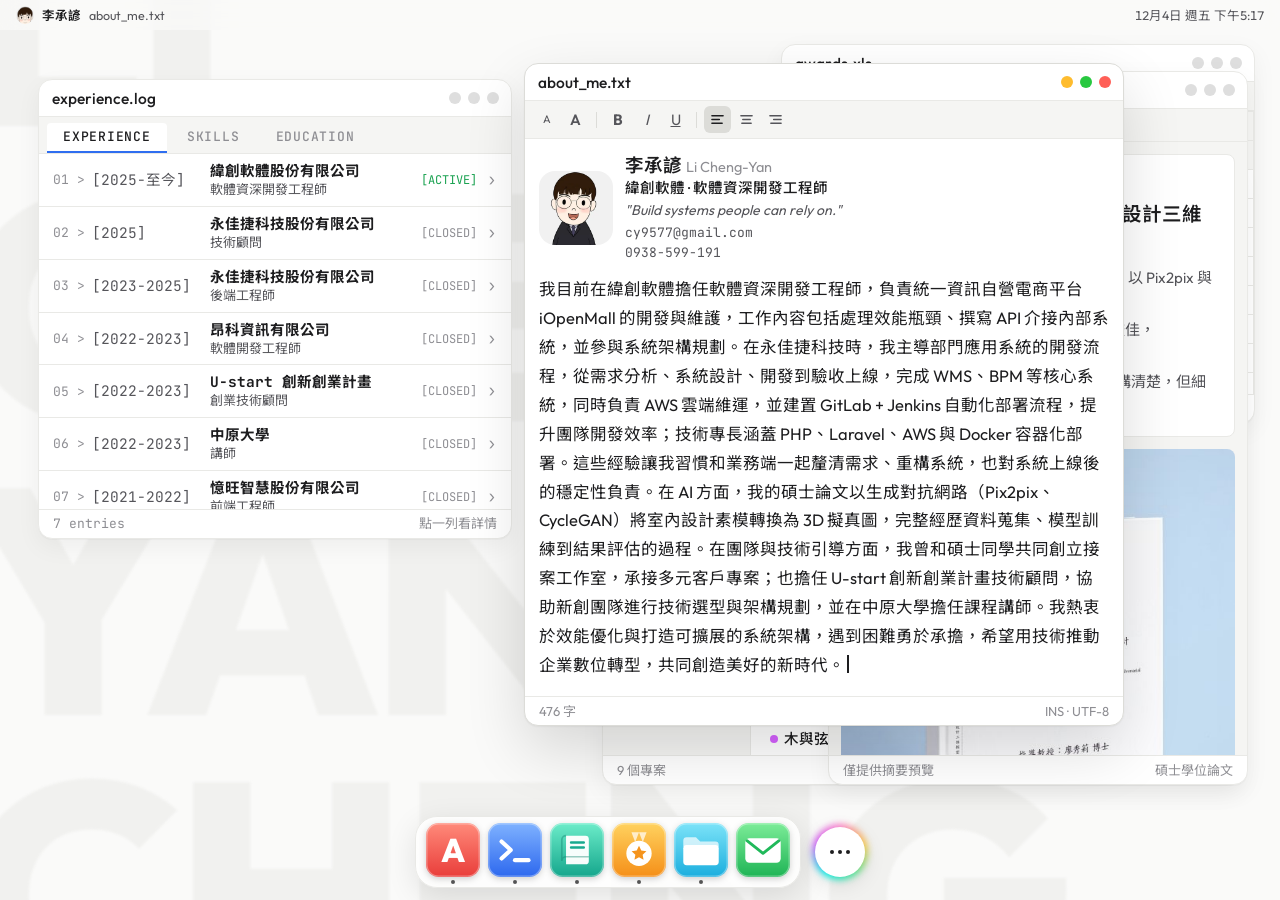
<file: index.html>
<!doctype html>
<html lang="zh-Hant">
<head>
  <meta charset="utf-8">
  <meta name="viewport" content="width=device-width, initial-scale=1, viewport-fit=cover">
  <title>李承諺 Li Cheng-Yan</title>
  <meta name="description" content="李承諺的個人網站：工作經歷、碩士論文、獎項與作品集。">
  <meta name="theme-color" content="#fafaf9">
  <link rel="icon" href="assets/favicon.png" type="image/png">
  <link rel="preconnect" href="https://fonts.googleapis.com">
  <link rel="preconnect" href="https://fonts.gstatic.com" crossorigin>
  <style>html { background: #0f0f11; }</style>
  <link rel="stylesheet" href="css/style.css">
  <link rel="stylesheet" href="css/projects.css">
  <link id="fontCss" rel="stylesheet" media="print" onload="this.media='all'" href="https://fonts.googleapis.com/css2?family=JetBrains+Mono:wght@400;500;700&family=Noto+Sans+TC:wght@400;500;700&family=Outfit:wght@400;500;600;800&display=swap">
  <noscript><style>.boot { display: none; }</style></noscript>
</head>
<body>
  <div id="boot" class="boot" role="progressbar" aria-label="網站載入中" aria-valuemin="0" aria-valuemax="100" aria-valuenow="0">
    <div class="boot-inner">
      <div class="boot-mark" aria-hidden="true"></div>
      <div class="boot-bar" aria-hidden="true"><div class="boot-bar-fill"></div></div>
    </div>
  </div>
  <script src="js/data.js"></script>
  <script src="js/boot.js"></script>

  <h1 class="sr-only">李承諺 Li Cheng-Yan 個人網站</h1>

  <div class="wallpaper" aria-hidden="true">
    <span>LI</span><span>CHENG</span><span>YAN</span><span>LI</span><span>CHENG</span>
  </div>

  <canvas id="ink" class="ink" aria-hidden="true"></canvas>

  <header class="menubar">
    <div class="menubar-left">
      <img src="assets/favicon.png" alt="" width="18" height="18">
      <strong>李承諺</strong>
      <span id="activeTitle" class="menubar-active"></span>
    </div>
    <time id="clock" class="menubar-clock"></time>
  </header>

  <main id="desktop" class="desktop">
    <div id="desktopHit" class="desktop-hit"></div>
  </main>

  <footer class="dock-wrap">
    <nav id="dock" class="dock" aria-label="應用程式"></nav>
    <div class="orb-wrap">
      <button id="orb" class="orb" type="button" aria-label="更多選項" aria-expanded="false" aria-haspopup="true"><span></span><span></span><span></span></button>
      <div id="orbMenu" class="orb-menu" hidden></div>
    </div>
  </footer>

  <noscript>
    <div class="noscript">
      <h2>李承諺 Li Cheng-Yan</h2>
      <p>這個網站需要 JavaScript 才能開啟視窗。也可以直接聯絡我：<a href="mailto:cy9577@gmail.com">cy9577@gmail.com</a>、<a href="https://github.com/10994015">GitHub</a>。</p>
    </div>
  </noscript>

  <script src="js/projects.js"></script>
  <script src="js/app.js"></script>
  <script src="js/ink.js"></script>
</body>
</html>
</file>
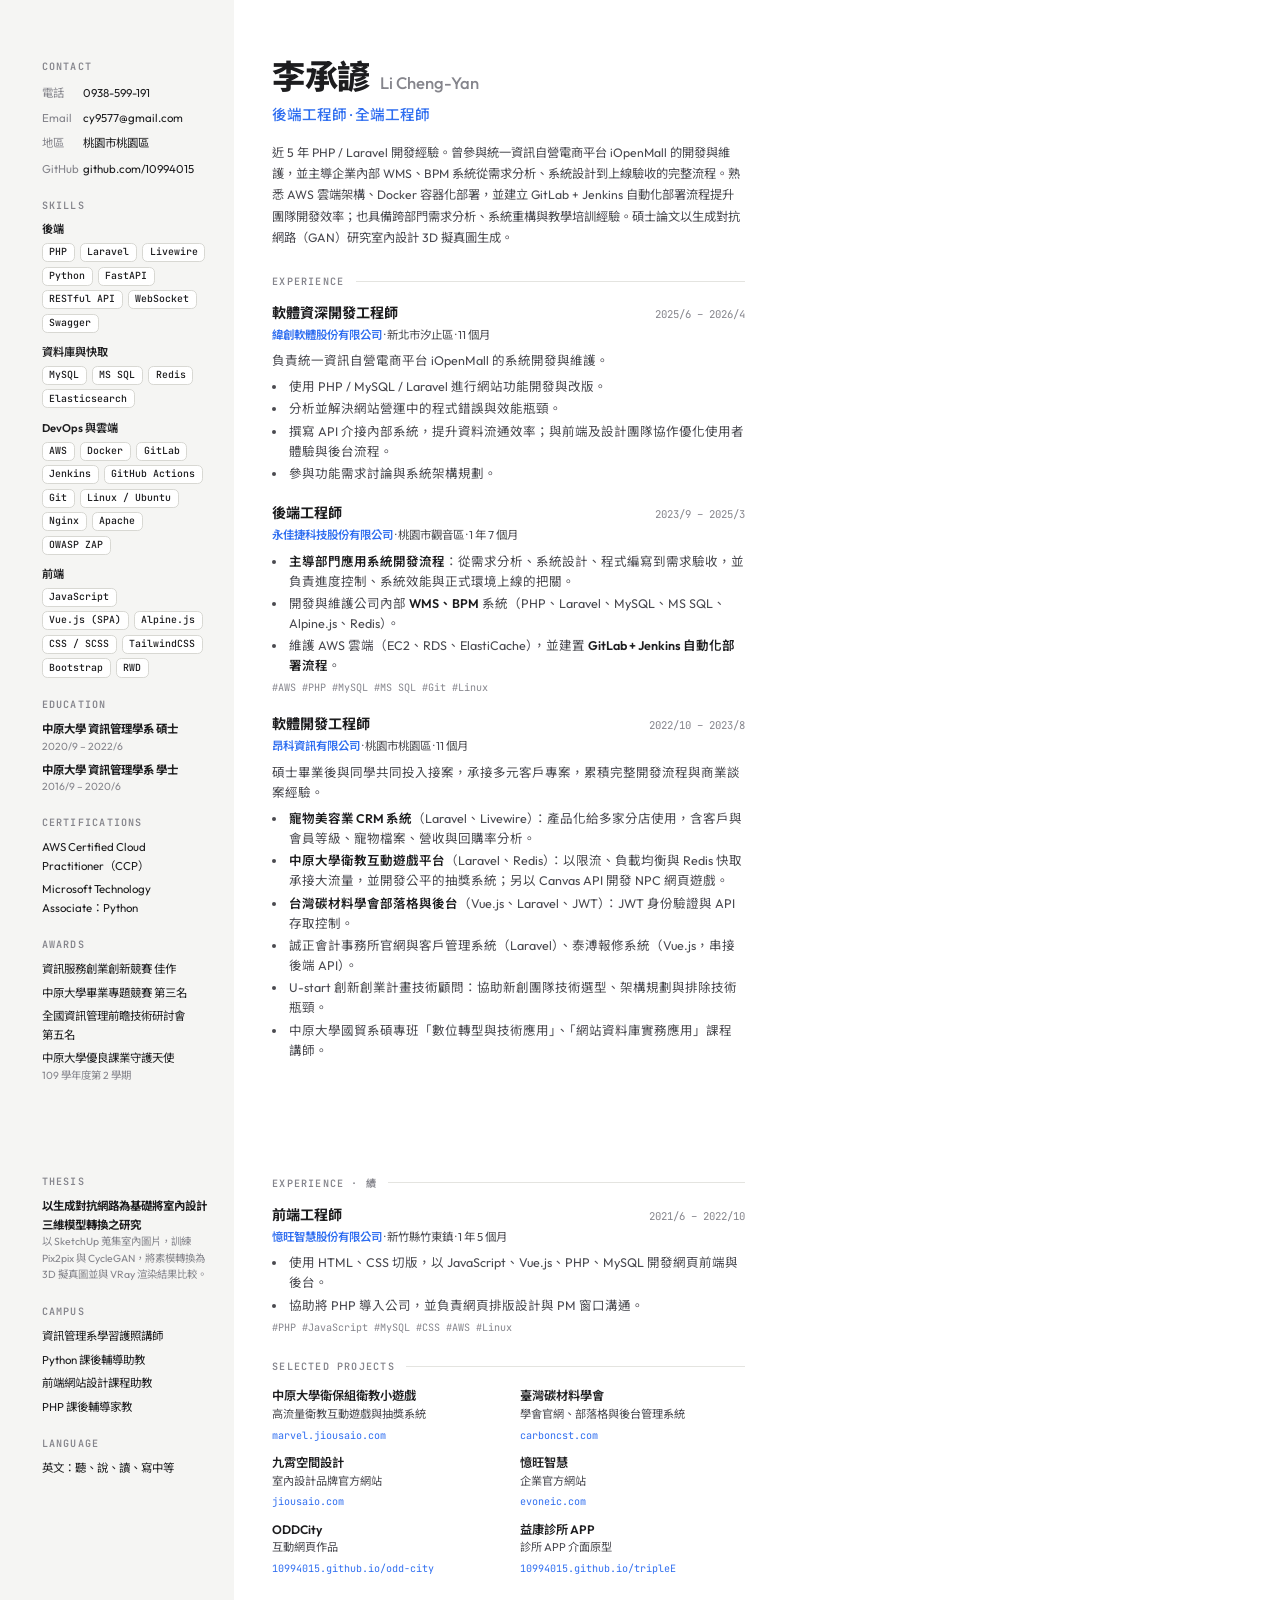
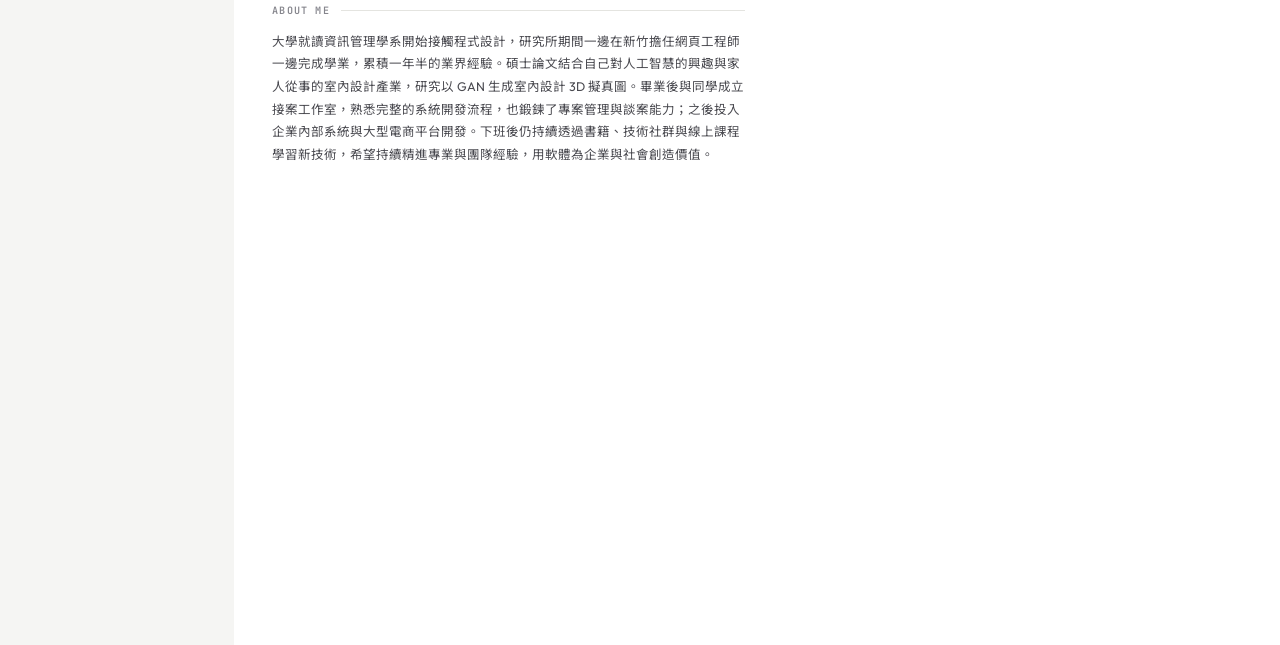
<file: cv/cv.html>
<!doctype html>
<html lang="zh-Hant">
<head>
<meta charset="utf-8">
<title>李承諺 Li Cheng-Yan — CV</title>
<link rel="stylesheet" href="https://fonts.googleapis.com/css2?family=JetBrains+Mono:wght@400;500&family=Noto+Sans+TC:wght@400;500;700&family=Outfit:wght@400;500;600;800&display=swap">
<style>
  @page { size: A4; margin: 0; }
  :root {
    --ink: #1d1d1f; --ink-2: #4a4a50; --ink-3: #85858c; --line: #e4e4e0;
    --accent: #2f6ef0; --side: #f5f5f3;
    --sans: 'Outfit', 'Noto Sans TC', sans-serif; --mono: 'JetBrains Mono', 'Noto Sans TC', monospace;
  }
  * { box-sizing: border-box; }
  html, body { margin: 0; background: #fff; color: var(--ink); font: 400 9.4pt/1.6 var(--sans); -webkit-print-color-adjust: exact; print-color-adjust: exact; }
  h1, h2, h3, p, ul { margin: 0; }
  a { color: inherit; text-decoration: none; }
  .page { width: 210mm; min-height: 297mm; display: grid; grid-template-columns: 62mm 1fr; }
  .page + .page { break-before: page; }

  /* sidebar */
  aside { background: var(--side); padding: 16mm 7mm 8mm 11mm; }
  .page:not(:first-child) aside { padding-top: 14mm; }
  aside section + section { margin-top: 5.5mm; }
  aside h2 { font: 600 7.6pt var(--mono); letter-spacing: .12em; color: var(--ink-3); margin-bottom: 2.4mm; text-transform: uppercase; }
  .contact li { display: grid; grid-template-columns: 11mm 1fr; font-size: 8.6pt; line-height: 1.75; word-break: break-all; }
  .contact span { color: var(--ink-3); }
  .skill-group + .skill-group { margin-top: 3mm; }
  .skill-group h3 { font-size: 8.4pt; font-weight: 600; margin-bottom: 1mm; }
  .chips { display: flex; flex-wrap: wrap; gap: 1.2mm; list-style: none; padding: 0; }
  .chips li { font: 500 7.4pt/1.5 var(--mono); padding: .3mm 1.8mm; border: 1px solid #d8d8d3; border-radius: 1.4mm; background: #fff; }
  .plain { list-style: none; padding: 0; font-size: 8.6pt; }
  .plain li + li { margin-top: 1.4mm; }
  .plain small { display: block; color: var(--ink-3); font-size: 7.8pt; }

  /* main */
  main { padding: 16mm 13mm 12mm 10mm; }
  .page:not(:first-child) main { padding-top: 14mm; }
  header h1 { font: 800 25pt/1.05 var(--sans); letter-spacing: -.01em; }
  header h1 small { font-size: 12.5pt; font-weight: 500; color: var(--ink-3); margin-left: 2.5mm; letter-spacing: 0; }
  header .title { margin-top: 2mm; font-size: 11pt; font-weight: 500; color: var(--accent); }
  header .summary { margin-top: 4mm; color: var(--ink-2); font-size: 9.2pt; line-height: 1.75; }
  main > section { margin-top: 7mm; }
  main h2 { display: flex; align-items: center; gap: 3mm; font: 600 7.6pt var(--mono); letter-spacing: .12em; color: var(--ink-3); text-transform: uppercase; margin-bottom: 3.5mm; }
  main h2::after { content: ''; flex: 1; height: 1px; background: var(--line); }

  .job { break-inside: avoid; }
  .job + .job { margin-top: 5mm; }
  .job-head { display: flex; justify-content: space-between; align-items: baseline; gap: 4mm; }
  .job-head h3 { font-size: 10.6pt; font-weight: 700; }
  .job-head time { flex: none; font: 400 8pt var(--mono); color: var(--ink-3); }
  .job-meta { font-size: 8.6pt; color: var(--ink-2); margin-top: .4mm; }
  .job-meta b { font-weight: 600; color: var(--accent); }
  .job p.intro { margin-top: 1.6mm; color: var(--ink-2); }
  .job ul { margin-top: 1.6mm; padding-left: 4mm; color: var(--ink-2); }
  .job li { padding-left: .6mm; }
  .job li + li { margin-top: .6mm; }
  .job li b { color: var(--ink); font-weight: 600; }
  .tags { margin-top: 1.6mm; font: 400 7.6pt var(--mono); color: var(--ink-3); }

  .projects { display: grid; grid-template-columns: 1fr 1fr; gap: 2.4mm 6mm; }
  .project { break-inside: avoid; }
  .project h3 { font-size: 9.2pt; font-weight: 600; }
  .project p { font-size: 8.4pt; color: var(--ink-2); }
  .project a { font: 400 7.6pt var(--mono); color: var(--accent); }
</style>
</head>
<body>

<div class="page">
  <aside>
    <section>
      <h2>Contact</h2>
      <ul class="plain contact">
        <li><span>電話</span><a href="tel:0938599191">0938-599-191</a></li>
        <li><span>Email</span><a href="mailto:cy9577@gmail.com">cy9577@gmail.com</a></li>
        <li><span>地區</span>桃園市桃園區</li>
        <li><span>GitHub</span><a href="https://github.com/10994015">github.com/10994015</a></li>
      </ul>
    </section>

    <section>
      <h2>Skills</h2>
      <div class="skill-group"><h3>後端</h3><ul class="chips"><li>PHP</li><li>Laravel</li><li>Livewire</li><li>Python</li><li>FastAPI</li><li>RESTful API</li><li>WebSocket</li><li>Swagger</li></ul></div>
      <div class="skill-group"><h3>資料庫與快取</h3><ul class="chips"><li>MySQL</li><li>MS SQL</li><li>Redis</li><li>Elasticsearch</li></ul></div>
      <div class="skill-group"><h3>DevOps 與雲端</h3><ul class="chips"><li>AWS</li><li>Docker</li><li>GitLab</li><li>Jenkins</li><li>GitHub Actions</li><li>Git</li><li>Linux / Ubuntu</li><li>Nginx</li><li>Apache</li><li>OWASP ZAP</li></ul></div>
      <div class="skill-group"><h3>前端</h3><ul class="chips"><li>JavaScript</li><li>Vue.js (SPA)</li><li>Alpine.js</li><li>CSS / SCSS</li><li>TailwindCSS</li><li>Bootstrap</li><li>RWD</li></ul></div>
    </section>

    <section>
      <h2>Education</h2>
      <ul class="plain">
        <li><b>中原大學 資訊管理學系 碩士</b><small>2020/9 – 2022/6</small></li>
        <li><b>中原大學 資訊管理學系 學士</b><small>2016/9 – 2020/6</small></li>
      </ul>
    </section>

    <section>
      <h2>Certifications</h2>
      <ul class="plain">
        <li>AWS Certified Cloud Practitioner（CCP）</li>
        <li>Microsoft Technology Associate：Python</li>
      </ul>
    </section>

    <section>
      <h2>Awards</h2>
      <ul class="plain">
        <li>資訊服務創業創新競賽 佳作</li>
        <li>中原大學畢業專題競賽 第三名</li>
        <li>全國資訊管理前瞻技術研討會 <span style="white-space:nowrap">第五名</span></li>
        <li>中原大學優良課業守護天使<small>109 學年度第 2 學期</small></li>
      </ul>
    </section>
  </aside>

  <main>
    <header>
      <h1>李承諺<small>Li Cheng-Yan</small></h1>
      <p class="title">後端工程師 · 全端工程師</p>
      <p class="summary">近 5 年 PHP / Laravel 開發經驗。曾參與統一資訊自營電商平台 iOpenMall 的開發與維護，並主導企業內部 WMS、BPM 系統從需求分析、系統設計到上線驗收的完整流程。熟悉 AWS 雲端架構、Docker 容器化部署，並建立 GitLab + Jenkins 自動化部署流程提升團隊開發效率；也具備跨部門需求分析、系統重構與教學培訓經驗。碩士論文以生成對抗網路（GAN）研究室內設計 3D 擬真圖生成。</p>
    </header>

    <section>
      <h2>Experience</h2>

      <article class="job">
        <div class="job-head"><h3>軟體資深開發工程師</h3><time>2025/6 – 2026/4</time></div>
        <p class="job-meta"><b>緯創軟體股份有限公司</b> · 新北市汐止區 · 11 個月</p>
        <p class="intro">負責統一資訊自營電商平台 iOpenMall 的系統開發與維護。</p>
        <ul>
          <li>使用 PHP / MySQL / Laravel 進行網站功能開發與改版。</li>
          <li>分析並解決網站營運中的程式錯誤與效能瓶頸。</li>
          <li>撰寫 API 介接內部系統，提升資料流通效率；與前端及設計團隊協作優化使用者體驗與後台流程。</li>
          <li>參與功能需求討論與系統架構規劃。</li>
        </ul>
      </article>

      <article class="job">
        <div class="job-head"><h3>後端工程師</h3><time>2023/9 – 2025/3</time></div>
        <p class="job-meta"><b>永佳捷科技股份有限公司</b> · 桃園市觀音區 · 1 年 7 個月</p>
        <ul>
          <li><b>主導部門應用系統開發流程</b>：從需求分析、系統設計、程式編寫到需求驗收，並負責進度控制、系統效能與正式環境上線的把關。</li>
          <li>開發與維護公司內部 <b>WMS、BPM</b> 系統（PHP、Laravel、MySQL、MS SQL、Alpine.js、Redis）。</li>
          <li>維護 AWS 雲端（EC2、RDS、ElastiCache），並建置 <b>GitLab + Jenkins 自動化部署流程</b>。</li>
        </ul>
        <p class="tags">#AWS #PHP #MySQL #MS SQL #Git #Linux</p>
      </article>

      <article class="job">
        <div class="job-head"><h3>軟體開發工程師</h3><time>2022/10 – 2023/8</time></div>
        <p class="job-meta"><b>昂科資訊有限公司</b> · 桃園市桃園區 · 11 個月</p>
        <p class="intro">碩士畢業後與同學共同投入接案，承接多元客戶專案，累積完整開發流程與商業談案經驗。</p>
        <ul>
          <li><b>寵物美容業 CRM 系統</b>（Laravel、Livewire）：產品化給多家分店使用，含客戶與會員等級、寵物檔案、營收與回購率分析。</li>
          <li><b>中原大學衛教互動遊戲平台</b>（Laravel、Redis）：以限流、負載均衡與 Redis 快取承接大流量，並開發公平的抽獎系統；另以 Canvas API 開發 NPC 網頁遊戲。</li>
          <li><b>台灣碳材料學會部落格與後台</b>（Vue.js、Laravel、JWT）：JWT 身份驗證與 API 存取控制。</li>
          <li>誠正會計事務所官網與客戶管理系統（Laravel）、泰溥報修系統（Vue.js，串接後端 API）。</li>
          <li>U-start 創新創業計畫技術顧問：協助新創團隊技術選型、架構規劃與排除技術瓶頸。</li>
          <li>中原大學國貿系碩專班「數位轉型與技術應用」、「網站資料庫實務應用」課程講師。</li>
        </ul>
      </article>
    </section>
  </main>
</div>

<div class="page">
  <aside>
    <section>
      <h2>Thesis</h2>
      <ul class="plain">
        <li><b>以生成對抗網路為基礎將室內設計三維模型轉換之研究</b><small>以 SketchUp 蒐集室內圖片，訓練 Pix2pix 與 CycleGAN，將素模轉換為 3D 擬真圖並與 VRay 渲染結果比較。</small></li>
      </ul>
    </section>
    <section>
      <h2>Campus</h2>
      <ul class="plain">
        <li>資訊管理系學習護照講師</li>
        <li>Python 課後輔導助教</li>
        <li>前端網站設計課程助教</li>
        <li>PHP 課後輔導家教</li>
      </ul>
    </section>
    <section>
      <h2>Language</h2>
      <ul class="plain"><li>英文：聽、說、讀、寫中等</li></ul>
    </section>
  </aside>

  <main>
    <section style="margin-top:0">
      <h2>Experience · 續</h2>
      <article class="job">
        <div class="job-head"><h3>前端工程師</h3><time>2021/6 – 2022/10</time></div>
        <p class="job-meta"><b>憶旺智慧股份有限公司</b> · 新竹縣竹東鎮 · 1 年 5 個月</p>
        <ul>
          <li>使用 HTML、CSS 切版，以 JavaScript、Vue.js、PHP、MySQL 開發網頁前端與後台。</li>
          <li>協助將 PHP 導入公司，並負責網頁排版設計與 PM 窗口溝通。</li>
        </ul>
        <p class="tags">#PHP #JavaScript #MySQL #CSS #AWS #Linux</p>
      </article>
    </section>

    <section>
      <h2>Selected Projects</h2>
      <div class="projects">
        <div class="project"><h3>中原大學衛保組衛教小遊戲</h3><p>高流量衛教互動遊戲與抽獎系統</p><a href="https://marvel.jiousaio.com/">marvel.jiousaio.com</a></div>
        <div class="project"><h3>臺灣碳材料學會</h3><p>學會官網、部落格與後台管理系統</p><a href="https://carboncst.com/">carboncst.com</a></div>
        <div class="project"><h3>九霄空間設計</h3><p>室內設計品牌官方網站</p><a href="https://jiousaio.com/">jiousaio.com</a></div>
        <div class="project"><h3>憶旺智慧</h3><p>企業官方網站</p><a href="https://www.evoneic.com/">evoneic.com</a></div>
        <div class="project"><h3>ODDCity</h3><p>互動網頁作品</p><a href="https://10994015.github.io/odd-city/">10994015.github.io/odd-city</a></div>
        <div class="project"><h3>益康診所 APP</h3><p>診所 APP 介面原型</p><a href="https://10994015.github.io/tripleE/">10994015.github.io/tripleE</a></div>
      </div>
    </section>

    <section>
      <h2>About Me</h2>
      <p style="color:var(--ink-2);line-height:1.8">大學就讀資訊管理學系開始接觸程式設計，研究所期間一邊在新竹擔任網頁工程師一邊完成學業，累積一年半的業界經驗。碩士論文結合自己對人工智慧的興趣與家人從事的室內設計產業，研究以 GAN 生成室內設計 3D 擬真圖。畢業後與同學成立接案工作室，熟悉完整的系統開發流程，也鍛鍊了專案管理與談案能力；之後投入企業內部系統與大型電商平台開發。下班後仍持續透過書籍、技術社群與線上課程學習新技術，希望持續精進專業與團隊經驗，用軟體為企業與社會創造價值。</p>
    </section>
  </main>
</div>

</body>
</html>
</file>
<file: css/style.css>
:root {
  color-scheme: light;
  --bg: #fafaf9;
  --letter: #f1f1ef;
  --ink: #1d1d1f;
  --ink-2: #55555a;
  --ink-3: #8e8e93;
  --line: #e9e9e6;
  --line-2: #dcdcd8;
  --win: #ffffff;
  --panel: #f5f5f3;
  --hover: #f3f3f0;
  --accent: #2f6ef0;
  --accent-soft: #e6eefe;
  --green: #1aa251;
  --dock: rgba(255, 255, 255, .82);
  --bar: rgba(250, 250, 249, .72);
  --dot: #dedede;
  --shadow: 0 1px 1px rgba(0,0,0,.03), 0 8px 24px rgba(0,0,0,.05);
  --shadow-front: 0 1px 2px rgba(0,0,0,.05), 0 24px 60px rgba(0,0,0,.14);
  --sans: 'Outfit', 'Noto Sans TC', -apple-system, 'PingFang TC', 'Microsoft JhengHei', sans-serif;
  --mono: 'JetBrains Mono', 'Noto Sans TC', 'Cascadia Mono', Consolas, 'Microsoft JhengHei', monospace;
  --menubar: 30px;
  --dock-h: 72px;
  --dock-gap: 12px;
}
:root[data-theme="dark"] {
  color-scheme: dark;
  --bg: #141416;
  --letter: #1b1b1e;
  --ink: #f2f2f4;
  --ink-2: #b8b8be;
  --ink-3: #85858c;
  --line: #2c2c30;
  --line-2: #3a3a3f;
  --win: #1f1f22;
  --panel: #27272b;
  --hover: #2a2a2e;
  --accent: #6d9dff;
  --accent-soft: #24304a;
  --green: #4cd884;
  --dock: rgba(38, 38, 42, .82);
  --bar: rgba(20, 20, 22, .72);
  --dot: #48484d;
  --shadow: 0 1px 1px rgba(0,0,0,.2), 0 8px 24px rgba(0,0,0,.3);
  --shadow-front: 0 1px 2px rgba(0,0,0,.3), 0 24px 60px rgba(0,0,0,.55);
}

* { box-sizing: border-box; }
html, body { height: 100%; }
body {
  margin: 0;
  overflow: hidden;
  background: var(--bg);
  color: var(--ink);
  font: 400 14px/1.6 var(--sans);
  -webkit-font-smoothing: antialiased;
}
h2, h3, p, ul, ol { margin: 0; }
button, input, textarea { font: inherit; color: inherit; }
button { cursor: pointer; background: none; border: 0; padding: 0; }
a { color: inherit; }
img { display: block; max-width: 100%; }
[hidden] { display: none !important; }
:focus-visible { outline: 2px solid var(--accent); outline-offset: 2px; }
.sr-only { position: absolute; width: 1px; height: 1px; overflow: hidden; clip-path: inset(50%); white-space: nowrap; }
.noscript { position: fixed; inset: 40% 24px auto; text-align: center; z-index: 5; }

/* ---------- wallpaper ---------- */
.wallpaper {
  position: fixed; inset: -4vw -3vw;
  display: flex; flex-wrap: wrap; align-content: center; gap: 0 3vw;
  font: 800 25vw/.92 var(--sans);
  letter-spacing: -.03em;
  color: var(--letter);
  user-select: none; pointer-events: none;
  filter: blur(1px);
}

/* ---------- menu bar ---------- */
.menubar {
  position: fixed; inset: 0 0 auto; height: var(--menubar); z-index: 90000;
  display: flex; align-items: center; justify-content: space-between;
  padding: 0 16px;
  font-size: 12.5px;
  background: var(--bar);
  backdrop-filter: blur(18px);
  -webkit-backdrop-filter: blur(18px);
}
.menubar-left { display: flex; align-items: center; gap: 8px; min-width: 0; }
.menubar-left img { border-radius: 50%; }
.menubar-left strong { font-weight: 600; white-space: nowrap; }
.menubar-active { color: var(--ink-2); overflow: hidden; text-overflow: ellipsis; white-space: nowrap; }
.menubar-clock { color: var(--ink-2); white-space: nowrap; font-variant-numeric: tabular-nums; }

/* ---------- desktop ---------- */
.ink { position: fixed; inset: 0; width: 100%; height: 100%; pointer-events: none; }
.desktop { position: fixed; inset: 0; }
.desktop-hit { position: absolute; inset: 0; touch-action: none; }

/* ---------- window ---------- */
.win {
  position: absolute;
  display: flex; flex-direction: column;
  background: var(--win);
  border: 1px solid var(--line);
  border-radius: 14px;
  box-shadow: var(--shadow);
  overflow: hidden;
  outline: none;
  transition: box-shadow .2s;
}
.win.is-front { box-shadow: var(--shadow-front); border-color: var(--line-2); }
.win.is-animating-size { transition: left .24s cubic-bezier(.2,.8,.2,1), top .24s cubic-bezier(.2,.8,.2,1), width .24s cubic-bezier(.2,.8,.2,1), height .24s cubic-bezier(.2,.8,.2,1); }
.win-bar {
  flex: none; height: 37px; padding: 0 12px 0 13px;
  display: flex; align-items: center; justify-content: space-between; gap: 12px;
  border-bottom: 1px solid var(--line);
  cursor: default; user-select: none; touch-action: none;
}
.win-title { font-size: 15.5px; font-weight: 500; white-space: nowrap; overflow: hidden; text-overflow: ellipsis; }
.win-ctl { display: flex; gap: 7px; flex: none; }
.win-ctl button {
  position: relative;
  width: 12px; height: 12px; border-radius: 50%; background: var(--dot);
  transition: background .15s;
}
.win-ctl button::before { content: ''; position: absolute; inset: -6px -3px; }
.win-ctl svg { position: absolute; inset: 2px; width: 8px; height: 8px; opacity: 0; stroke: rgba(0,0,0,.55); stroke-width: 1.5; fill: none; }
.win.is-front .ctl-min, .win-ctl:hover .ctl-min { background: #febc2e; }
.win.is-front .ctl-max, .win-ctl:hover .ctl-max { background: #28c840; }
.win.is-front .ctl-close, .win-ctl:hover .ctl-close { background: #ff5f57; }
.win-ctl:hover svg, .win-ctl button:focus-visible svg { opacity: 1; }
.win-body { flex: 1; min-height: 0; display: flex; flex-direction: column; container-type: inline-size; position: relative; }
.grip { position: absolute; touch-action: none; z-index: 3; }
.grip-e { top: 37px; right: 0; bottom: 14px; width: 6px; cursor: ew-resize; }
.grip-s { left: 0; right: 14px; bottom: 0; height: 6px; cursor: ns-resize; }
.grip-se { right: 0; bottom: 0; width: 22px; height: 22px; cursor: nwse-resize; }
.win.is-max .grip { display: none; }
.statusbar {
  flex: none; display: flex; justify-content: space-between; align-items: center; gap: 12px;
  min-height: 29px; padding: 3px 14px;
  border-top: 1px solid var(--line);
  font-size: 13px; color: var(--ink-3);
  white-space: nowrap;
}
.scroll { flex: 1; min-height: 0; overflow: auto; overscroll-behavior: contain; }

/* ---------- experience.log ---------- */
.tabs { flex: none; display: flex; gap: 4px; padding: 6px 8px 0; background: var(--panel); border-bottom: 1px solid var(--line); }
.tab {
  padding: 5px 16px 6px; font: 500 13px var(--mono); letter-spacing: .06em; color: var(--ink-3);
  border-bottom: 2px solid transparent; border-radius: 4px 4px 0 0;
}
.tab:hover { color: var(--ink); }
.tab[aria-selected="true"] { color: var(--ink); background: var(--win); border-bottom-color: var(--accent); }
.log { font: 400 14.5px/1.5 var(--mono); }
.log-row {
  width: 100%; min-height: 36px; padding: 6px 12px 6px 14px; text-align: left;
  display: grid; grid-template-columns: 3.2ch 12ch minmax(0, 1fr) auto 8.5ch 12px; gap: 10px; align-items: center;
}
.log-item + .log-item { border-top: 1px solid var(--line); }
.log-row:hover { background: var(--hover); }
.log-row:focus-visible { outline-offset: -2px; }
.log-num { color: var(--ink-3); white-space: nowrap; font-size: 13px; }
.log-date { color: var(--ink-2); white-space: nowrap; }
/* company on the first line, role under it: both stay readable at the larger text size instead of being cut off */
.log-what { display: flex; flex-direction: column; min-width: 0; line-height: 1.45; }
.log-what > * { overflow: hidden; text-overflow: ellipsis; white-space: nowrap; }
.log-what .log-dot { display: none; }
.log-what .log-role { font-size: 13px; }
.log-what b { font-weight: 700; }
.log-what span { color: var(--ink-2); }
.log-loc { color: var(--ink-3); white-space: nowrap; font-size: 13px; }
.log-status { color: var(--ink-3); font-size: 12px; text-align: right; }
.log-status.active { color: var(--green); }
.log-chev { color: var(--ink-3); transition: transform .18s; font-size: 16px; line-height: 1; }
.log-row[aria-expanded="true"] .log-chev { transform: rotate(90deg); }
.log-detail { padding: 2px 16px 14px 14px; margin-left: calc(3.2ch + 10px); font: 400 15px/1.7 var(--sans); color: var(--ink-2); }
.log-detail .role { color: var(--ink); font-weight: 500; margin-bottom: 4px; }
.log-detail .meta { font-size: 14px; color: var(--ink-3); margin-bottom: 6px; }
.log-detail .note { margin-bottom: 6px; }
.log-detail .tags { margin-top: 8px; font-size: 14px; color: var(--ink-3); }
.log-detail ol { padding-left: 1.4em; }
.log-detail ul { padding-left: 1.1em; color: var(--ink-3); }
.skill-group { padding: 14px; }
.skill-group + .skill-group { border-top: 1px solid var(--line); }
.skill-group h3 { font: 500 12.5px var(--mono); letter-spacing: .08em; color: var(--ink-3); margin-bottom: 8px; }
.skill-list { display: flex; flex-wrap: wrap; gap: 6px; list-style: none; padding: 0; }
.skill-list li { padding: 2px 10px; font: 500 14.5px/1.7 var(--mono); border: 1px solid var(--line-2); border-radius: 6px; }
@container (max-width: 560px) {
  .log-loc { display: none; }
  .log-row { grid-template-columns: 3.2ch 12ch minmax(0, 1fr) 8.5ch 12px; }
}
@container (max-width: 440px) {
  .log-status, .log-dot { display: none; }
  .log-row { grid-template-columns: 3.2ch 12ch minmax(0, 1fr) 12px; align-items: start; }
  .log-what b, .log-role { display: block; overflow: hidden; text-overflow: ellipsis; }
  .log-role { font-size: 13px; }
}
@container (max-width: 380px) {
  .tab { padding-left: 9px; padding-right: 9px; letter-spacing: .02em; }
  .log-num { display: none; }
  .log-row { grid-template-columns: 12ch minmax(0, 1fr) 12px; }
  .log-detail { margin-left: 0; }
}

/* ---------- about_me.txt ---------- */
.editor-tools { flex: none; display: flex; align-items: center; gap: 2px; padding: 5px 8px; background: var(--panel); border-bottom: 1px solid var(--line); overflow: hidden; }
.tool {
  flex: none; width: 27px; height: 27px; display: grid; place-items: center; border-radius: 6px; font-size: 15px; color: var(--ink-2);
}
.tool:hover { background: var(--line); color: var(--ink); }
.tool.on { background: var(--line-2); color: var(--ink); }
.tool svg { width: 15px; height: 15px; stroke: currentColor; stroke-width: 1.5; fill: none; stroke-linecap: round; }
.tool-sep { flex: none; width: 1px; height: 16px; background: var(--line-2); margin: 0 5px; }
.about-head { flex: none; display: flex; gap: 12px; align-items: center; padding: 14px 14px 0; }
.avatar {
  flex: none; width: 74px; height: 74px; border-radius: 16px;
  background: #f1f1f1 url(../assets/me-sprite.webp) 0 0 / 1700% 100% no-repeat;
}
.about-id { min-width: 0; }
.about-id h3 { font-size: 18.5px; font-weight: 600; line-height: 1.3; }
.about-id h3 small { font-size: 14.5px; font-weight: 400; color: var(--ink-3); }
.about-role { font-size: 14.5px; font-weight: 500; line-height: 1.5; }
.about-id i { display: block; font-size: 14px; color: var(--ink-2); margin-bottom: 2px; }
.about-id a { display: block; font: 400 13px/1.55 var(--mono); color: var(--ink-2); text-decoration: none; overflow: hidden; text-overflow: ellipsis; white-space: nowrap; }
.about-id a:hover { color: var(--accent); }
.doc { padding: 12px 14px 16px; font-size: var(--doc-size, 16.5px); line-height: 1.75; outline: none; }
.doc p + p { margin-top: 8px; }
.doc h4 { margin: 20px 0 8px; padding-top: 14px; border-top: 1px solid var(--line); font-size: 1em; font-weight: 600; }
.doc:not(:focus) > p:last-child::after {
  content: ''; display: inline-block; width: 1.5px; height: 1.1em; margin-left: 2px; vertical-align: -.15em;
  background: var(--ink); animation: blink 1.1s steps(2) infinite;
}
@keyframes blink { 50% { opacity: 0; } }

/* ---------- thesis.pdf ---------- */
.pdf-tools { flex: none; display: flex; align-items: center; justify-content: space-between; gap: 8px; padding: 5px 7px 5px 13px; background: var(--panel); border-bottom: 1px solid var(--line); font-size: 14px; color: var(--ink-3); }
.btn-dark { display: inline-flex; padding: 4px 11px; border-radius: 6px; background: var(--ink); color: var(--win); font-size: 14.5px; font-weight: 500; text-decoration: none; white-space: nowrap; }
.btn-dark:hover { opacity: .85; }
.pdf-pages { background: var(--panel); padding: 12px; display: grid; gap: 12px; }
.pdf-card { background: var(--win); border: 1px solid var(--line); border-radius: 8px; padding: 18px 20px; }
.pdf-kicker { font-size: 14px; color: var(--ink-3); margin-bottom: 4px; }
.pdf-card h3 { font-size: 19.5px; line-height: 1.45; font-weight: 600; margin-bottom: 10px; }
.pdf-card ul { padding-left: 1.1em; font-size: 15px; color: var(--ink-2); display: grid; gap: 4px; }
.pdf-pages > * { width: 100%; max-width: 760px; justify-self: center; }
.pdf-pages > .pdf-cover { max-width: 460px; }
.pdf-cover { border-radius: 8px; width: 100%; aspect-ratio: 503 / 560; object-fit: cover; object-position: 50% 45%; }
.pdf-abstract h4 { margin: 0 0 8px; font-size: 15px; font-weight: 600; }
.pdf-abstract p { font-size: 15px; line-height: 1.8; color: var(--ink-2); }
.pdf-abstract p + p { margin-top: 10px; }

/* ---------- awards.xls ---------- */
.fx { flex: none; display: flex; align-items: center; height: 29px; font-size: 14.5px; background: var(--panel); border-bottom: 1px solid var(--line); }
.fx-ref { width: 48px; flex: none; padding-left: 10px; font-weight: 500; }
.fx-sym { flex: none; padding: 0 9px; color: var(--ink-3); font-style: italic; border-left: 1px solid var(--line-2); border-right: 1px solid var(--line-2); }
.fx-val { flex: 1; min-width: 0; padding: 0 9px; white-space: nowrap; overflow: hidden; text-overflow: ellipsis; }
.sheet { position: relative; }
.sheet table { width: 100%; min-width: 390px; table-layout: fixed; border-collapse: collapse; font-size: 15px; }
.sheet th, .sheet td { border: 1px solid var(--line); height: 29px; padding: 0 8px; overflow: hidden; text-overflow: ellipsis; white-space: nowrap; }
.sheet thead th, .sheet .rownum { background: var(--panel); color: var(--ink-3); font-weight: 400; font-size: 13px; text-align: center; padding: 0; }
.sheet .rownum { width: 32px; }
.sheet .col-b { width: 66px; }
.sheet .col-c { width: 58px; }
.sheet td { cursor: cell; outline: none; }
.sheet td.is-head { font-weight: 600; background: var(--panel); }
.sheet td.sel { box-shadow: inset 0 0 0 2px var(--accent); background: var(--accent-soft); }
@container (max-width: 460px) {
  .sheet table { min-width: 0; }
  .sheet td { white-space: normal; padding: 4px 8px; line-height: 1.4; }
  .sheet .col-b { width: 58px; }
  .sheet .col-c { width: 46px; }
}
.sheet-inner { position: relative; }
.medal { position: absolute; width: 74px; right: 14px; bottom: 16px; pointer-events: none; transform: rotate(8deg); filter: drop-shadow(0 4px 8px rgba(0,0,0,.14)); }

/* ---------- portfolio ---------- */
.finder { flex: 1; min-height: 0; display: flex; }
.finder-side { flex: none; width: 148px; padding: 12px 8px; background: var(--panel); border-right: 1px solid var(--line); display: flex; flex-direction: column; gap: 2px; }
.finder-side h3 { font-size: 12.5px; font-weight: 500; color: var(--ink-3); padding: 0 8px 4px; }
.side-item { display: flex; justify-content: space-between; gap: 8px; padding: 4px 8px; border-radius: 6px; font-size: 15px; text-align: left; }
.side-item span { color: var(--ink-3); font-size: 14px; }
.side-item:hover { background: var(--hover); }
.side-item[aria-selected="true"] { background: var(--line-2); font-weight: 500; }
.finder-main { flex: 1; min-width: 0; min-height: 0; display: flex; flex-direction: column; position: relative; }
.finder-note { flex: none; padding: 7px 14px; font-size: 14px; color: var(--ink-2); background: var(--accent-soft); }
.finder-note button { color: var(--accent); font-weight: 500; text-decoration: underline; text-underline-offset: 2px; }
.grid { display: grid; grid-template-columns: repeat(auto-fill, minmax(150px, 1fr)); gap: 14px 12px; padding: 14px; align-content: start; }
.tile { display: block; width: 100%; text-align: left; border-radius: 10px; padding: 5px; }
.tile:hover { background: var(--hover); }
.thumb { position: relative; display: block; aspect-ratio: 16 / 10; border-radius: 7px; overflow: hidden; border: 1px solid var(--line); background: var(--panel); }
.thumb img { width: 100%; height: 100%; object-fit: cover; object-position: top center; }
.thumb.contain img { object-fit: contain; object-position: center; }
.tile-name { display: flex; gap: 6px; align-items: baseline; margin-top: 6px; font-size: 14.5px; line-height: 1.35; font-weight: 500; }
.tile-name i { flex: none; width: 8px; height: 8px; border-radius: 50%; transform: translateY(-1px); }
.lock { position: absolute; right: 6px; top: 6px; width: 22px; height: 22px; display: grid; place-items: center; border-radius: 50%; background: rgba(0,0,0,.6); color: #fff; }
.lock svg { width: 11px; height: 11px; fill: currentColor; }
.ql { position: absolute; inset: 0; z-index: 2; background: var(--win); display: flex; flex-direction: column; animation: ql .16s ease-out; }
@keyframes ql { from { opacity: 0; transform: scale(.98); } }
.ql-bar { flex: none; display: flex; align-items: center; gap: 10px; padding: 7px 10px; border-bottom: 1px solid var(--line); font-size: 15px; }
.ql-back { padding: 2px 8px; border-radius: 6px; font-size: 14.5px; background: var(--panel); white-space: nowrap; }
.ql-back:hover { background: var(--line); }
.ql-title { flex: 1; min-width: 0; font-weight: 500; overflow: hidden; text-overflow: ellipsis; white-space: nowrap; }
.ql-img { flex: 1; min-height: 0; padding: 14px; background: var(--panel); display: grid; place-items: center; overflow: hidden; }
.ql-img img { max-width: 100%; max-height: 100%; min-height: 0; border-radius: 8px; box-shadow: 0 6px 24px rgba(0,0,0,.14); }
.side-gap { margin-top: 12px; }
.ql-case { padding: 4px 11px; border-radius: 6px; font-size: 14.5px; font-weight: 500; color: var(--accent); background: var(--accent-soft); white-space: nowrap; }
.ql-case:hover { filter: brightness(.97); }
.side-launch span { display: grid; place-items: center; }
.side-launch svg { width: 11px; height: 11px; fill: none; stroke: currentColor; stroke-width: 1.6; stroke-linecap: round; stroke-linejoin: round; }
.side-launch:hover span { color: var(--accent); }
@container (max-width: 500px) {
  .finder { flex-direction: column; }
  .finder-side { width: auto; flex-direction: row; padding: 6px 8px; border-right: 0; border-bottom: 1px solid var(--line); }
  .finder-side h3 { display: none; }
  .side-item { flex: 1; }
  .grid { grid-template-columns: repeat(auto-fill, minmax(130px, 1fr)); padding: 10px; }
}

/* ---------- mail ---------- */
.mail { display: flex; flex-direction: column; flex: 1; min-height: 0; position: relative; }
.mail label, .mail-to { display: flex; align-items: center; gap: 10px; padding: 0 14px; min-height: 37px; border-bottom: 1px solid var(--line); font-size: 15px; }
.mail label > span, .mail-to > span:first-child { flex: none; width: 56px; color: var(--ink-3); }
.mail-to { padding-right: 84px; }
.mail-to b { font-weight: 500; overflow: hidden; text-overflow: ellipsis; white-space: nowrap; }
.mail input { flex: 1; min-width: 0; height: 36px; border: 0; background: none; outline: none; }
.mail textarea { display: block; flex: 1; min-height: 110px; width: 100%; padding: 12px 14px; border: 0; resize: none; background: none; outline: none; line-height: 1.7; }
.mail input::placeholder, .mail textarea::placeholder { color: var(--ink-3); }
.mail label:focus-within { background: var(--hover); }
.mail-stamp { position: absolute; width: 62px; top: 8px; right: 12px; transform: rotate(9deg); pointer-events: none; transition: transform .4s cubic-bezier(.2,1.6,.4,1); }
.mail.sent .mail-stamp { transform: rotate(-8deg) scale(1.45) translate(-8px, 8px); }
.mail-foot { flex: none; display: flex; align-items: center; justify-content: space-between; gap: 10px; padding: 8px 10px 8px 14px; border-top: 1px solid var(--line); }
.mail-links { display: flex; flex-wrap: wrap; gap: 2px 12px; font-size: 14px; color: var(--ink-2); min-width: 0; }
.mail-links a, .mail-links button { text-underline-offset: 2px; color: inherit; font-size: 14px; }
.mail-links button { text-decoration: underline; }
.mail-send { flex: none; padding: 6px 14px; border-radius: 7px; background: var(--ink); color: var(--win); font-size: 15px; font-weight: 500; }
.mail-send:hover { opacity: .85; }
.mail-msg { flex: none; padding: 6px 14px; font-size: 14px; background: var(--accent-soft); color: var(--ink-2); }

/* ---------- dock ---------- */
.dock-wrap {
  position: fixed; z-index: 90000; left: 50%; bottom: calc(var(--dock-gap) + env(safe-area-inset-bottom, 0px)); transform: translateX(-50%);
  display: flex; align-items: center; gap: 14px; max-width: calc(100vw - 16px);
}
.dock {
  display: flex; align-items: flex-end; gap: 8px; height: var(--dock-h); padding: 8px 10px 10px;
  background: var(--dock); border: 1px solid var(--line);
  border-radius: 22px;
  box-shadow: 0 8px 30px rgba(0,0,0,.1);
  backdrop-filter: blur(22px) saturate(1.3);
  -webkit-backdrop-filter: blur(22px) saturate(1.3);
}
.dock-item { --size: 54px; position: relative; flex: 0 1 var(--size); width: var(--size); height: 54px; min-width: 0; border-radius: 13px; }
.dock-item svg { position: absolute; left: 0; bottom: 0; width: 100%; height: auto; aspect-ratio: 1; display: block; filter: drop-shadow(0 2px 3px rgba(0,0,0,.18)); }
.dock-item:focus-visible { outline-offset: 3px; }
.dock-item::after {
  content: ''; position: absolute; left: 50%; bottom: -7px; width: 4px; height: 4px; margin-left: -2px; border-radius: 50%;
  background: var(--ink); opacity: 0; transition: opacity .15s;
}
.dock-item.running::after { opacity: .75; }
.dock-tip {
  position: absolute; left: 50%; bottom: calc(100% + 12px); transform: translateX(-50%);
  padding: 3px 10px; border-radius: 7px; font-size: 12px; white-space: nowrap;
  background: var(--win); border: 1px solid var(--line-2); box-shadow: var(--shadow);
  opacity: 0; pointer-events: none; transition: opacity .1s;
}
.dock-item:hover .dock-tip, .dock-item:focus-visible .dock-tip { opacity: 1; }
.dock-item.bounce svg { animation: bounce .5s cubic-bezier(.3,0,.3,1); }
@keyframes bounce { 40% { transform: translateY(-14px); } 70% { transform: translateY(1px); } 85% { transform: translateY(-3px); } }

.orb-wrap { position: relative; flex: none; }
.orb {
  position: relative; width: 50px; height: 50px; border-radius: 50%;
  display: flex; align-items: center; justify-content: center; gap: 4px;
  background: var(--win);
  box-shadow: 0 0 0 2px transparent, 0 6px 22px rgba(0,0,0,.12);
  transition: transform .15s;
}
.orb::before {
  content: ''; position: absolute; inset: -3px; border-radius: 50%; z-index: -1; filter: blur(3px);
  background: conic-gradient(#ff81cc, #ffcb46, #57ef97, #01fdf6, #d661ff, #ff81cc);
  animation: spin 9s linear infinite;
}
@keyframes spin { to { transform: rotate(360deg); } }
.orb:hover { transform: scale(1.07); }
.orb span { width: 4px; height: 4px; border-radius: 50%; background: var(--ink); }
.orb-menu {
  position: absolute; right: 0; bottom: calc(100% + 14px); width: 214px; padding: 6px;
  background: var(--win); border: 1px solid var(--line-2); border-radius: 12px; box-shadow: var(--shadow-front);
  font-size: 13px;
}
.orb-menu > * { display: flex; width: 100%; justify-content: space-between; padding: 5px 9px; border-radius: 7px; text-decoration: none; text-align: left; }
.orb-menu > a:hover, .orb-menu > button:hover { background: var(--accent); color: #fff; }
.orb-menu hr { display: block; height: 1px; padding: 0; margin: 5px 9px; width: auto; border: 0; background: var(--line); border-radius: 0; }

/* ---------- phone ---------- */
@media (max-width: 760px) {
  :root { --dock-h: 60px; --dock-gap: 8px; }
  .win {
    position: fixed !important;
    left: 8px !important; right: 8px; top: calc(var(--menubar) + 4px) !important;
    bottom: calc(var(--dock-h) + var(--dock-gap) * 2 + env(safe-area-inset-bottom, 0px)) !important;
    width: auto !important; height: auto !important;
  }
  .win:not(.is-front) { display: none; }
  .win-bar { height: 42px; }
  .win-ctl { gap: 11px; }
  .win-ctl button { width: 15px; height: 15px; }
  .win-ctl svg { inset: 3px; width: 9px; height: 9px; }
  .ctl-max, .grip { display: none; }
  .wallpaper { font-size: 44vw; }
  .dock-wrap { gap: 8px; width: calc(100vw - 16px); justify-content: center; }
  .dock { gap: 6px; padding: 7px 8px 9px; min-width: 0; flex: 0 1 auto; border-radius: 18px; }
  .dock-item { --size: 44px; height: 44px; }
  .dock-tip { display: none; }
  .orb { width: 42px; height: 42px; }
  .menubar { padding: 0 12px; }
}

/* ---------- loading cover ---------- */
.boot {
  --p: 0;
  position: fixed; inset: 0; z-index: 100000;
  display: grid; place-items: center;
  background: #0f0f11;
  transition: opacity .6s ease;
  /* If the script never runs, the cover must not trap the visitor. */
  animation: boot-failsafe .4s 9s forwards;
}
@keyframes boot-failsafe { to { opacity: 0; visibility: hidden; } }
.boot.is-leaving { opacity: 0; pointer-events: none; animation: none; }
.boot-inner { display: grid; justify-items: center; gap: clamp(40px, 7vmin, 64px); }
.boot-mark {
  width: clamp(72px, 12vmin, 112px); aspect-ratio: 158 / 160;
  background: #fff;
  -webkit-mask: url("data:image/svg+xml,%3Csvg xmlns='http://www.w3.org/2000/svg' viewBox='0 0 158 160'%3E%3Cpath d='M0 0H40V122H96V160H0ZM118 0H158V160H118Z'/%3E%3C/svg%3E") center / 100% 100% no-repeat;
  mask: url("data:image/svg+xml,%3Csvg xmlns='http://www.w3.org/2000/svg' viewBox='0 0 158 160'%3E%3Cpath d='M0 0H40V122H96V160H0ZM118 0H158V160H118Z'/%3E%3C/svg%3E") center / 100% 100% no-repeat;
}
.boot-bar { width: clamp(150px, 24vmin, 220px); height: 4px; border-radius: 4px; background: #3a3a3f; overflow: hidden; }
.boot-bar-fill { height: 100%; border-radius: 4px; background: #fff; transform-origin: left; transform: scaleX(var(--p)); }

@media (prefers-reduced-motion: reduce) {
  *, *::before, *::after { animation: none !important; transition: none !important; }
}
</file>
<file: css/projects.css>
/* 個人專案：全螢幕卡片牌組（.sc）與專案介紹頁（.pd）。兩者不分深淺模式，固定使用深色。 */

.sc, .pd {
  position: fixed; inset: 0; z-index: 95000; /* above menubar/dock (90000), below the boot cover */
  color-scheme: dark; color: #f2f2f4;
  font: 400 15px/1.6 var(--sans);
  opacity: 0; transition: opacity .32s ease;
  outline: none;
}
.sc.is-in, .pd.is-in { opacity: 1; }
.sc.is-leaving, .pd.is-leaving { opacity: 0; pointer-events: none; }
.sc h2, .pd h2, .pd h3, .pd h4 { margin: 0; }

.ov-close {
  position: absolute; top: 18px; right: 18px; z-index: 300;
  width: 44px; height: 44px; border-radius: 50%;
  display: grid; place-items: center;
  background: rgba(18, 18, 22, .72); border: 1px solid rgba(255, 255, 255, .2);
  backdrop-filter: blur(10px); -webkit-backdrop-filter: blur(10px);
  transition: background .2s, transform .2s;
}
.ov-close:hover { background: rgba(48, 48, 54, .9); transform: rotate(90deg); }
.ov-close svg { width: 16px; height: 16px; fill: none; stroke: #fff; stroke-width: 1.8; stroke-linecap: round; }
.ov-close:focus-visible, .sc-card:focus-visible, .pd-btn:focus-visible { outline: 2px solid #fff; outline-offset: 4px; }

/* ---------- device mockup (deck card + detail hero) ---------- */
.mock {
  position: relative; container-type: inline-size;
  width: 100%; aspect-ratio: 16 / 10; overflow: hidden;
  background:
    radial-gradient(60% 50% at 18% 85%, rgba(255, 203, 70, .16), transparent 70%),
    radial-gradient(120% 90% at 78% 0%, var(--m1), var(--m2) 55%, var(--m3));
}
.mock::before {
  /* soft diagonal sweep, like light across a desk */
  content: ''; position: absolute; inset: -20%;
  background: linear-gradient(115deg, transparent 38%, rgba(255, 255, 255, .06) 46%, transparent 54%);
}
.mk-laptop { position: absolute; left: 37cqw; top: 9cqw; width: 55cqw; }
.mk-screen {
  aspect-ratio: 16 / 10; overflow: hidden; background: #000;
  border: .9cqw solid #19191e; border-bottom-width: 1.3cqw;
  border-radius: 1.6cqw 1.6cqw .3cqw .3cqw;
  box-shadow: 0 0 0 .18cqw #3a3a42, 0 3cqw 6cqw rgba(0, 0, 0, .55);
}
.mk-screen img { width: 100%; height: 100%; object-fit: cover; object-position: top; display: block; }
.mk-base {
  position: relative; height: 1.5cqw; margin: 0 -7%;
  background: linear-gradient(#4a4a52, #1d1d22 55%, #0c0c10);
  border-radius: .2cqw .2cqw 1.4cqw 1.4cqw;
}
.mk-base::before { content: ''; position: absolute; left: 42%; right: 42%; top: 0; height: 45%; background: rgba(0, 0, 0, .4); border-radius: 0 0 .8cqw .8cqw; }
.mk-phone {
  position: absolute; width: 16cqw; aspect-ratio: 1170 / 2532; overflow: hidden; background: #000;
  border: .75cqw solid #0b0b0e; border-radius: 2.7cqw;
  box-shadow: 0 0 0 .22cqw #34343c, 0 2.6cqw 5cqw rgba(0, 0, 0, .6);
}
.mk-phone::before { content: ''; position: absolute; z-index: 1; left: 34%; right: 34%; top: 1.6%; height: 3%; border-radius: 99px; background: #000; }
.mk-phone img { width: 100%; height: 100%; object-fit: cover; object-position: top; display: block; }
/* laptop-only cover (desktop-only projects): bigger, centred, with badges floating around it */
.mock.solo .mk-laptop { left: 15cqw; top: 8cqw; width: 70cqw; }
.mk-badge { position: absolute; z-index: 2; width: 13cqw; aspect-ratio: 1; border-radius: 50%; filter: drop-shadow(0 1.6cqw 2.4cqw rgba(0, 0, 0, .45)); }
.mk-badge.k1 { left: 5cqw; top: 30cqw; rotate: -10deg; }
.mk-badge.k2 { left: 79cqw; top: 6cqw; width: 12cqw; rotate: 9deg; }
.mk-badge.k3 { left: 81cqw; top: 36cqw; width: 11cqw; rotate: -6deg; }
.mk-badge.k4 { left: 9cqw; top: 6cqw; width: 9cqw; rotate: 12deg; }
.mk-phone.p1 { left: 9cqw; top: 13cqw; rotate: -9deg; }
.mk-phone.p2 { left: 24cqw; top: 19cqw; rotate: 6deg; }

/* ---------- showcase deck ---------- */
.sc {
  overflow: hidden; touch-action: none;
  background:
    radial-gradient(70% 55% at 50% -12%, rgba(44, 76, 190, .55), transparent 70%),
    radial-gradient(90% 70% at 50% 110%, rgba(30, 40, 110, .35), transparent 70%),
    #05060c;
}
.sc-info { position: absolute; z-index: 200; left: clamp(20px, 4vw, 60px); top: clamp(22px, 5vh, 52px); max-width: min(360px, 60vw); }
.sc-year { font: 500 13px var(--mono); color: rgba(255, 255, 255, .55); }
.sc-info h2 { margin: 6px 0 4px; font: 800 clamp(30px, 3.4vw, 46px)/1.08 var(--sans); letter-spacing: -.01em; }
.sc-info p { font-size: 15px; color: rgba(255, 255, 255, .78); }
.sc-foot { display: flex; flex-wrap: wrap; gap: 4px 14px; margin-top: 22px; font: 400 12px var(--mono); color: rgba(255, 255, 255, .45); }
.sc-foot [data-count] { color: rgba(255, 255, 255, .8); }

/* The projects orbit a glowing sun: JS places each card on the ellipse (transform, z-index, --dim). */
.sc-stage { position: absolute; inset: 0; }
.sc-orbit {
  position: absolute; z-index: 1; pointer-events: none; border-radius: 50%;
  border: 1px solid rgba(160, 180, 255, .16);
  box-shadow: 0 0 40px rgba(80, 110, 255, .08), inset 0 0 40px rgba(80, 110, 255, .06);
}
.sc-sun {
  position: absolute; z-index: 100; pointer-events: none; aspect-ratio: 1; translate: -50% -50%; border-radius: 50%;
  background: radial-gradient(closest-side, rgba(255, 240, 200, .95), rgba(255, 196, 110, .6) 14%, rgba(255, 140, 70, .22) 34%, rgba(90, 110, 255, .1) 62%, transparent);
  filter: blur(6px);
}
.sc.is-in .sc-sun { animation: sc-sun 1.4s ease both; }
@keyframes sc-sun { from { opacity: 0; scale: .6; } }
.sc-card {
  --dim: 0;
  --spring: cubic-bezier(.2, .9, .25, 1);
  position: absolute; left: 0; top: 0; width: var(--card-w);
  display: block; padding: 0; overflow: hidden; text-align: left;
  border-radius: clamp(14px, 1.8vw, 24px);
  box-shadow: 0 -1px 0 rgba(255, 255, 255, .14) inset, 0 30px 80px rgba(0, 0, 0, .55);
  transform-origin: 50% 50%;
  /* transform is driven frame by frame from JS; hover only adds the separate translate / scale */
  transition: translate .45s var(--spring), scale .45s var(--spring), box-shadow .3s ease;
  will-change: transform;
  backface-visibility: hidden;
  cursor: pointer;
}
@supports (transition-timing-function: linear(0, 1)) {
  .sc-card {
    --spring: linear(0, .006, .025 2.8%, .101 6.1%, .539 18.9%, .721 25.3%, .849 31.5%, .937 38.1%, .968 41.8%, .991 45.7%, 1.006 50.1%, 1.015 55%, 1.017 63.9%, 1.001 85.2%, 1);
  }
}
/* dimming as an overlay's opacity: composited, so it stays smooth */
.sc-card::before {
  content: ''; position: absolute; inset: 0; z-index: 3; pointer-events: none;
  border-radius: inherit; background: #05060c;
  opacity: var(--dim); transition: opacity .3s ease;
}
.sc.is-in .sc-card { animation: sc-rise 1s cubic-bezier(.2, .8, .2, 1) backwards; }
@keyframes sc-rise { from { opacity: 0; } }

/* touching a planet lifts it and lights it up */
@media (hover: hover) and (pointer: fine) {
  .sc-card:hover { translate: 0 -12px; scale: 1.05; }
  .sc-card:not(.is-front):hover::before { opacity: calc(var(--dim) * .35); }
  .sc-card.is-front:hover { box-shadow: 0 -1px 0 rgba(255, 255, 255, .2) inset, 0 40px 110px rgba(0, 0, 0, .7), 0 0 0 1px rgba(255, 255, 255, .22); }
}
.sc-card .mock { border-radius: inherit; }
.sc-view {
  position: absolute; z-index: 4; left: 50%; top: 18px; translate: -50% 0;
  padding: 9px 20px; border-radius: 999px;
  font: 600 12.5px var(--sans); letter-spacing: .08em; color: #fff;
  background: rgba(10, 10, 14, .62); border: 1px solid rgba(255, 255, 255, .3);
  backdrop-filter: blur(8px); -webkit-backdrop-filter: blur(8px);
  opacity: 0; transition: opacity .3s ease, translate .45s var(--spring);
}
.sc-card.is-front:hover .sc-view, .sc-card.is-front:focus-visible .sc-view { opacity: 1; translate: -50% 4px; }
@media (hover: none) { .sc-card.is-front .sc-view { opacity: 1; } }


/* ---------- project detail ---------- */
.pd { background: #000; }
.pd-scroll { position: absolute; inset: 0; overflow-y: auto; overscroll-behavior: contain; scrollbar-color: #333 transparent; }
.pd-inner { width: min(1100px, 100% - 40px); margin: 0 auto; padding: 76px 0 110px; }

/* Progressive blur along the top and bottom edges: stacked layers, each blurrier and masked closer to the edge. */
.pd-blur { --dir: to bottom; position: absolute; left: 0; right: 12px; bottom: 0; height: clamp(64px, 10vh, 110px); z-index: 2; pointer-events: none; transition: opacity .4s ease; }
.pd-blur.is-top { --dir: to top; bottom: auto; top: 0; height: clamp(40px, 6vh, 68px); }
.pd-blur.is-end { opacity: 0; }
.pd-blur i { position: absolute; inset: 0; }
.pd-blur i:nth-child(1) { backdrop-filter: blur(1.5px); -webkit-backdrop-filter: blur(1.5px); -webkit-mask: linear-gradient(var(--dir), transparent 0%, #000 30%); mask: linear-gradient(var(--dir), transparent 0%, #000 30%); }
.pd-blur i:nth-child(2) { backdrop-filter: blur(4px); -webkit-backdrop-filter: blur(4px); -webkit-mask: linear-gradient(var(--dir), transparent 25%, #000 55%); mask: linear-gradient(var(--dir), transparent 25%, #000 55%); }
.pd-blur i:nth-child(3) { backdrop-filter: blur(9px); -webkit-backdrop-filter: blur(9px); -webkit-mask: linear-gradient(var(--dir), transparent 50%, #000 80%); mask: linear-gradient(var(--dir), transparent 50%, #000 80%); }
.pd-blur i:nth-child(4) { background: linear-gradient(var(--dir), rgba(0, 0, 0, 0) 20%, rgba(0, 0, 0, .55) 100%); }
.pd-hero .mock { border-radius: clamp(14px, 2vw, 26px); }
.pd.is-in .pd-hero { animation: pd-hero .8s cubic-bezier(.2, .8, .2, 1) both; }
@keyframes pd-hero { from { opacity: 0; transform: scale(.96) translateY(20px); } }

.pd-head { margin-top: clamp(32px, 5vw, 56px); }
.pd-head h2 { font: 800 clamp(40px, 6.4vw, 76px)/1.04 var(--sans); letter-spacing: -.02em; }
.pd-head p { margin-top: 10px; font-size: clamp(17px, 1.8vw, 22px); color: rgba(255, 255, 255, .86); }

.pd-cards { display: grid; grid-template-columns: 1fr 1fr; align-items: start; margin-top: clamp(36px, 5vw, 56px); }
.pd-card { padding: 30px 32px; border-radius: 18px; background: #111113; border: 1px solid rgba(255, 255, 255, .12); }
.pd-card.raised { position: relative; margin: 16px 0 0 -30px; background: #141417; box-shadow: 0 30px 70px rgba(0, 0, 0, .7); }
.pd-card h3, .pd-card dt { font: 600 11.5px var(--sans); letter-spacing: .13em; color: rgba(255, 255, 255, .55); }
.pd-card h3 { margin-bottom: 8px; }
.pd-card p + h3 { margin-top: 24px; }
.pd-card p, .pd-card dd { font-size: 15px; line-height: 1.75; color: rgba(255, 255, 255, .9); }
.pd-card dl { margin: 0; }
.pd-card dt { margin-bottom: 4px; }
.pd-card dd { margin: 0 0 18px; }
.pd-card dd:last-child { margin-bottom: 0; }

.pd-stats { list-style: none; padding: 0; margin: clamp(48px, 7vw, 80px) 0 0; display: grid; grid-template-columns: repeat(4, minmax(0, 1fr)); gap: 20px; }
.pd-stats li { padding-top: 16px; border-top: 1px solid rgba(255, 255, 255, .16); display: flex; flex-direction: column; }
.pd-stats b { font: 600 clamp(22px, 2.4vw, 30px)/1.25 var(--sans); white-space: nowrap; }
.pd-stats span { margin-top: 4px; font-size: 13px; color: rgba(255, 255, 255, .55); }

.pd-sec { margin-top: clamp(72px, 10vw, 120px); }
.pd-sec > h3 { margin: 0 0 30px; font: 600 clamp(26px, 2.6vw, 34px)/1.25 var(--sans); letter-spacing: -.01em; }

/* Text sections read like a written case study: heading on the left, prose on the right. */
.pd-split { display: grid; grid-template-columns: minmax(0, 1fr) minmax(0, 2.15fr); gap: 20px clamp(32px, 5vw, 72px); align-items: start; }
.pd-split > h3 { position: sticky; top: 72px; margin: 0; }
.sp-body { max-width: 720px; }
.pd-pt + .pd-pt { margin-top: 38px; }
.pd-pt h4 { margin: 0 0 12px; font-size: 18px; font-weight: 600; line-height: 1.5; color: #fff; }
.pd-pt p { margin: 0; font-size: 16.5px; line-height: 1.85; color: rgba(255, 255, 255, .78); }
.pd-pt p + p { margin-top: 14px; }

/* Topics (技術亮點、業務邏輯): one row per topic, heading left, flowing paragraphs right. */
.pd-label { margin: 0 0 30px; font-size: 13px; font-weight: 600; letter-spacing: .08em; color: rgba(255, 255, 255, .45); }
.pd-topic { display: grid; grid-template-columns: minmax(0, 1fr) minmax(0, 2.15fr); gap: 14px clamp(32px, 5vw, 72px); align-items: start; }
.pd-topic + .pd-topic { margin-top: clamp(48px, 6vw, 72px); }
.pd-topic h3 { margin: 0; font: 600 clamp(22px, 2.2vw, 28px)/1.3 var(--sans); letter-spacing: -.01em; }
.tp-body { max-width: 720px; }
.tp-body p { margin: 0; font-size: 16.5px; line-height: 1.9; color: rgba(255, 255, 255, .78); }
.tp-body p + p { margin-top: 16px; }
.pd-video { margin: 0; }
.pd-video video { display: block; width: 100%; aspect-ratio: 16 / 10; border-radius: clamp(14px, 2vw, 24px); background: #0c0d14; box-shadow: 0 30px 80px rgba(0, 0, 0, .55); }
.pd-video figcaption { margin-top: 14px; font-size: 14px; line-height: 1.7; color: rgba(255, 255, 255, .6); }

/* problem → answer, as plain rows divided by hairlines */
.pd-problems .pr { padding: 20px 0; border-top: 1px solid rgba(255, 255, 255, .12); }
.pd-problems .pr:first-child { padding-top: 0; border-top: 0; }
.pd-problems .q { margin: 0 0 6px; font-size: 14.5px; line-height: 1.6; color: rgba(255, 255, 255, .5); }
.pd-problems .a { margin: 0; font-size: 16.5px; line-height: 1.75; color: rgba(255, 255, 255, .9); }

.pd-phones { display: flex; gap: 22px; overflow-x: auto; scroll-snap-type: x mandatory; padding: 4px 4px 18px; margin: 0 -4px; }
.pd-phone { flex: none; width: clamp(170px, 21vw, 230px); margin: 0; scroll-snap-align: start; }
.pd-frame.is-phone { aspect-ratio: 1170 / 2532; overflow: hidden; border: 7px solid #141417; border-radius: 30px; box-shadow: 0 0 0 1px #34343c; background: #000; }
.pd-frame img { width: 100%; height: 100%; object-fit: cover; object-position: top; display: block; }
.pd-sec figcaption { margin-top: 14px; font-size: 13.5px; line-height: 1.65; color: rgba(255, 255, 255, .62); }
.pd-sec figcaption b { display: block; margin-bottom: 3px; font-size: 15px; color: #fff; }

.pd-desks { display: grid; grid-template-columns: repeat(2, minmax(0, 1fr)); gap: 32px 24px; }
.pd-desk { margin: 0; }
.pd-frame.is-desk, .cl-item.is-desk {
  position: relative; aspect-ratio: 16 / 10.6; overflow: hidden; padding-top: 24px;
  border-radius: 12px; background: #1c1c20; box-shadow: 0 0 0 1px #2e2e34, 0 20px 50px rgba(0, 0, 0, .5);
}
.pd-desk:last-child:nth-child(odd) { grid-column: 1 / -1; }
.pd-desk:last-child:nth-child(odd) .pd-frame { aspect-ratio: 16 / 8; }
.pd-frame.is-desk::before, .cl-item.is-desk::before {
  content: ''; position: absolute; left: 12px; top: 8px; width: 46px; height: 8px;
  background: radial-gradient(circle at 4px 4px, #ff5f57 3.5px, transparent 4px), radial-gradient(circle at 19px 4px, #febc2e 3.5px, transparent 4px), radial-gradient(circle at 34px 4px, #28c840 3.5px, transparent 4px);
}


/* Architecture: a light spec-sheet canvas with dashed groups and white component cards. */
.pd-arch {
  --ax-line: #b691f2; --ax-ink: #16161a; --ax-sub: #6c6c76;
  padding: clamp(22px, 3.4vw, 44px); border-radius: 20px;
  background: #f3f3f5; color: var(--ax-ink);
  box-shadow: 0 30px 80px rgba(0, 0, 0, .45);
}
.ax-group { position: relative; padding: 30px 18px 18px; border: 1.5px dashed var(--ax-line); border-radius: 6px; }
.ax-tag { position: absolute; left: 18px; top: 9px; font: 500 11px var(--mono); letter-spacing: .14em; text-transform: uppercase; color: var(--ax-sub); }
.ax-flow ol { list-style: none; margin: 0; padding: 0; display: grid; grid-template-columns: repeat(var(--n, 3), minmax(0, 1fr)); gap: 30px; counter-reset: ax; }
.ax-flow li {
  position: relative; padding: 16px 18px 18px; border-radius: 10px;
  background: #fff; border: 1px solid #e4e4e9; box-shadow: 0 1px 2px rgba(0, 0, 0, .05), 0 6px 18px rgba(0, 0, 0, .05);
}
.ax-flow li + li::before {
  /* connector arrow between steps */
  content: ''; position: absolute; left: -24px; top: 50%; width: 18px; height: 1.5px; background: #9d9da8;
}
.ax-flow li + li::after { content: ''; position: absolute; left: -10px; top: calc(50% - 3.5px); border: 4px solid transparent; border-left: 6px solid #9d9da8; border-right: 0; }
.ax-step { display: block; font: 500 11px var(--mono); letter-spacing: .06em; color: var(--ax-sub); }
.ax-flow b { display: block; margin-top: 8px; font-size: 15.5px; font-weight: 600; line-height: 1.5; }
.ax-flow em { display: block; margin-top: 6px; font-style: normal; font-size: 13px; line-height: 1.6; color: var(--ax-sub); }
.ax-stores { margin-top: 22px; display: grid; grid-template-columns: repeat(2, minmax(0, 1fr)); gap: 22px; }
.ax-menu {
  list-style: none; margin: 0; padding: 6px 0; border-radius: 10px;
  background: #fff; border: 1px solid #e4e4e9; box-shadow: 0 1px 2px rgba(0, 0, 0, .05), 0 6px 18px rgba(0, 0, 0, .05);
}
.ax-menu li { display: flex; align-items: baseline; gap: 10px; padding: 9px 16px; font-size: 14px; line-height: 1.6; color: #2a2a31; }
.ax-menu li + li { border-top: 1px solid #efeff3; }
.ax-menu li::before { content: ''; flex: none; width: 6px; height: 6px; border-radius: 50%; background: var(--ax-line); translate: 0 -2px; }
.arch-notes { margin: 18px 0 0; padding-left: 18px; display: grid; gap: 6px; font-size: 14px; line-height: 1.75; color: rgba(255, 255, 255, .62); }
.pd-h { display: flex; align-items: flex-end; justify-content: space-between; gap: 16px; }
.pd-h h3 { margin: 0 0 30px; font: 600 clamp(26px, 2.6vw, 34px)/1.25 var(--sans); letter-spacing: -.01em; }
.pd-strip-nav { display: flex; gap: 8px; margin-bottom: 30px; }
.pd-strip-nav button { width: 40px; height: 40px; border-radius: 50%; border: 1px solid rgba(255, 255, 255, .25); font-size: 20px; line-height: 1; color: #fff; transition: background .2s; }
.pd-strip-nav button:hover { background: rgba(255, 255, 255, .12); }

.pd-foot { display: flex; flex-wrap: wrap; justify-content: space-between; align-items: center; gap: 20px 32px; margin-top: clamp(64px, 9vw, 100px); padding-top: 28px; border-top: 1px solid rgba(255, 255, 255, .12); }
.pd-foot p { flex: 1 1 360px; max-width: 640px; font-size: 13px; line-height: 1.75; color: rgba(255, 255, 255, .48); }
.pd-actions { display: flex; flex-wrap: wrap; gap: 10px; }
.pd-btn { padding: 10px 20px; border-radius: 999px; border: 1px solid rgba(255, 255, 255, .26); font-size: 14px; font-weight: 500; color: #fff; text-decoration: none; transition: background .2s; }
.pd-btn:hover { background: rgba(255, 255, 255, .1); }
.pd-btn.primary { background: #fff; color: #000; border-color: #fff; }
.pd-btn.primary:hover { background: #e6e6e6; }

/* one or two phone screens next to their caption */
.pd-solo { display: grid; grid-template-columns: clamp(180px, 20vw, 230px) minmax(0, 1fr); gap: 32px; align-items: center; margin: 36px 0 0; }
.pd-solo figcaption { margin: 0; max-width: 34em; font-size: 15px; }
.pd-solo figcaption b { font-size: 20px; margin-bottom: 8px; }
.pd-desks + .pd-phones, .pd-desks + .pd-solo, .pd-phones + .pd-desks { margin-top: 36px; }

/* collage interlude: floating, overlapping screens with feathered edges */
.pd-collage { width: min(1360px, 100vw); margin: clamp(72px, 10vw, 120px) 0 0 calc(50% - min(680px, 50vw)); }
.cl-stage {
  position: relative; aspect-ratio: 16 / 8;
  -webkit-mask-image: radial-gradient(ellipse 72% 78% at 50% 50%, #000 58%, transparent 100%);
  mask-image: radial-gradient(ellipse 72% 78% at 50% 50%, #000 58%, transparent 100%);
}
.cl-item { position: absolute; transform: translateY(var(--py, 0px)) rotate(var(--rot, 0deg)); will-change: transform; }
.cl-item img { width: 100%; height: 100%; object-fit: cover; object-position: top; display: block; }
.cl-item.is-desk { position: absolute; aspect-ratio: 16 / 10; box-shadow: 0 0 0 1px #2e2e34, 0 30px 80px rgba(0, 0, 0, .7); }
.cl-item.is-phone { aspect-ratio: 1170 / 2532; overflow: hidden; border: 6px solid #141417; border-radius: 26px; background: #000; box-shadow: 0 0 0 1px #3a3a42, 0 30px 70px rgba(0, 0, 0, .75); }
.pd-collage figcaption { margin: 4px auto 0; padding: 0 20px; max-width: 640px; text-align: center; font-size: 14px; line-height: 1.7; color: rgba(255, 255, 255, .55); }

/* split feature: dark headline panel overlapped by a lighter card holding the screen */
.pd-feature { position: relative; display: grid; grid-template-columns: minmax(0, 1.05fr) minmax(0, 1fr); align-items: center; margin-top: clamp(72px, 10vw, 120px); }
.ft-intro {
  position: relative; z-index: 1; isolation: isolate; overflow: hidden;
  min-height: 440px; padding: clamp(32px, 5vw, 64px); padding-right: clamp(48px, 7vw, 110px);
  display: flex; flex-direction: column; justify-content: center;
  border-radius: 24px; background: #0b0b0d;
}
.ft-intro::before { content: ''; position: absolute; inset: -12%; z-index: -2; background: var(--bg) center 20% / cover; filter: blur(30px) saturate(1.3); opacity: .5; }
.ft-intro::after { content: ''; position: absolute; inset: 0; z-index: -1; background: linear-gradient(100deg, rgba(0, 0, 0, .92) 30%, rgba(0, 0, 0, .55)); }
.ft-intro h3 { margin: 0 0 16px; font: 600 clamp(28px, 3vw, 38px)/1.25 var(--sans); letter-spacing: -.01em; }
.ft-intro p:last-child { max-width: 30em; font-size: 16px; line-height: 1.8; color: rgba(255, 255, 255, .8); }
.ft-card {
  position: relative; z-index: 2; margin: 70px 0 0 -70px; padding: 22px;
  display: grid; gap: 20px; align-items: center;
  border-radius: 22px; background: linear-gradient(160deg, #3b3b42, #222226 70%);
  border: 1px solid rgba(255, 255, 255, .18); box-shadow: 0 40px 90px rgba(0, 0, 0, .65);
}
.with-phone .ft-card { grid-template-columns: minmax(130px, 170px) minmax(0, 1fr); }
.ft-card ul { list-style: none; margin: 0; padding: 0; }
.ft-card li { position: relative; padding: 11px 0; border-top: 1px solid rgba(255, 255, 255, .1); font-size: 14px; line-height: 1.7; color: rgba(255, 255, 255, .88); }
.ft-card li:first-child { border-top: 0; }



/* scroll reveal: blur → sharp */
.rv { opacity: 0; transform: translateY(28px); filter: blur(10px); transition: opacity .8s ease, transform .8s cubic-bezier(.2, .8, .2, 1), filter .8s ease; }
.rv.in { opacity: 1; transform: none; filter: none; }

@media (max-width: 760px) {
  .ov-close { top: 12px; right: 12px; width: 40px; height: 40px; }
  .sc-info { max-width: calc(100vw - 80px); }
  .ax-stores { grid-template-columns: 1fr; }
  .ax-flow ol { grid-template-columns: 1fr; gap: 26px; }
  .ax-flow li + li::before { left: 50%; top: -20px; width: 1.5px; height: 14px; }
  .ax-flow li + li::after { left: calc(50% - 3.25px); top: -8px; border: 4px solid transparent; border-top: 6px solid #9d9da8; border-bottom: 0; }
  .pd-split { grid-template-columns: 1fr; }
  .pd-split > h3 { position: static; margin-bottom: 8px; }
  .pd-topic { grid-template-columns: 1fr; }
  .pd-inner { width: calc(100% - 32px); padding-top: 66px; }
  .pd-cards { grid-template-columns: 1fr; }
  .pd-card { padding: 24px 22px; }
  .pd-card.raised { margin: -10px 0 0 0; }
  .pd-stats { grid-template-columns: repeat(2, minmax(0, 1fr)); gap: 24px 16px; }
  .pd-desks { grid-template-columns: 1fr; }
  .pd-phone { width: 62vw; }
  .pd-solo { grid-template-columns: 1fr; gap: 16px; }
  .pd-solo .pd-frame { width: 62vw; }
  .cl-stage { aspect-ratio: 16 / 12; }
  .pd-collage figcaption { margin-top: 16px; }
  .pd-feature { grid-template-columns: 1fr; }
  .ft-intro { min-height: 0; padding: 32px 24px 70px; }
  .ft-card { margin: -46px 12px 0; padding: 18px; }
  .with-phone .ft-card { grid-template-columns: 110px minmax(0, 1fr); gap: 16px; }
  .pd-desk:last-child:nth-child(odd) .pd-frame { aspect-ratio: 16 / 10.6; }
}
@media (prefers-reduced-motion: reduce) {
  .rv { opacity: 1; transform: none; filter: none; }
}

/* ring cursor inside the project pages (added by projects.js on mouse/trackpad only) */
html.pj-cursor .sc, html.pj-cursor .sc *, html.pj-cursor .pd, html.pj-cursor .pd * { cursor: none !important; }
.pj-ring {
  position: fixed; left: 0; top: 0; z-index: 96000; pointer-events: none;
  width: 20px; height: 20px; margin: -10px 0 0 -10px;
  opacity: 0; transition: opacity .2s ease;
}
.pj-ring::after {
  content: ''; position: absolute; inset: 0; border-radius: 50%;
  background: rgba(132, 138, 156, .62); border: 1.5px solid rgba(255, 255, 255, .92);
  box-shadow: 0 0 0 1px rgba(0, 0, 0, .28), 0 1px 6px rgba(0, 0, 0, .35); /* thin dark edge keeps it visible on light screenshots */
  transition: transform .3s cubic-bezier(.2, .9, .25, 1.2), background .25s ease;
}
.pj-ring.is-shown { opacity: 1; }
.pj-ring.is-hot::after { transform: scale(1.7); background: rgba(160, 166, 184, .3); }
.pj-ring.is-down::after { transform: scale(.78); }
.pj-ring.is-hot.is-down::after { transform: scale(1.4); }
</file>
